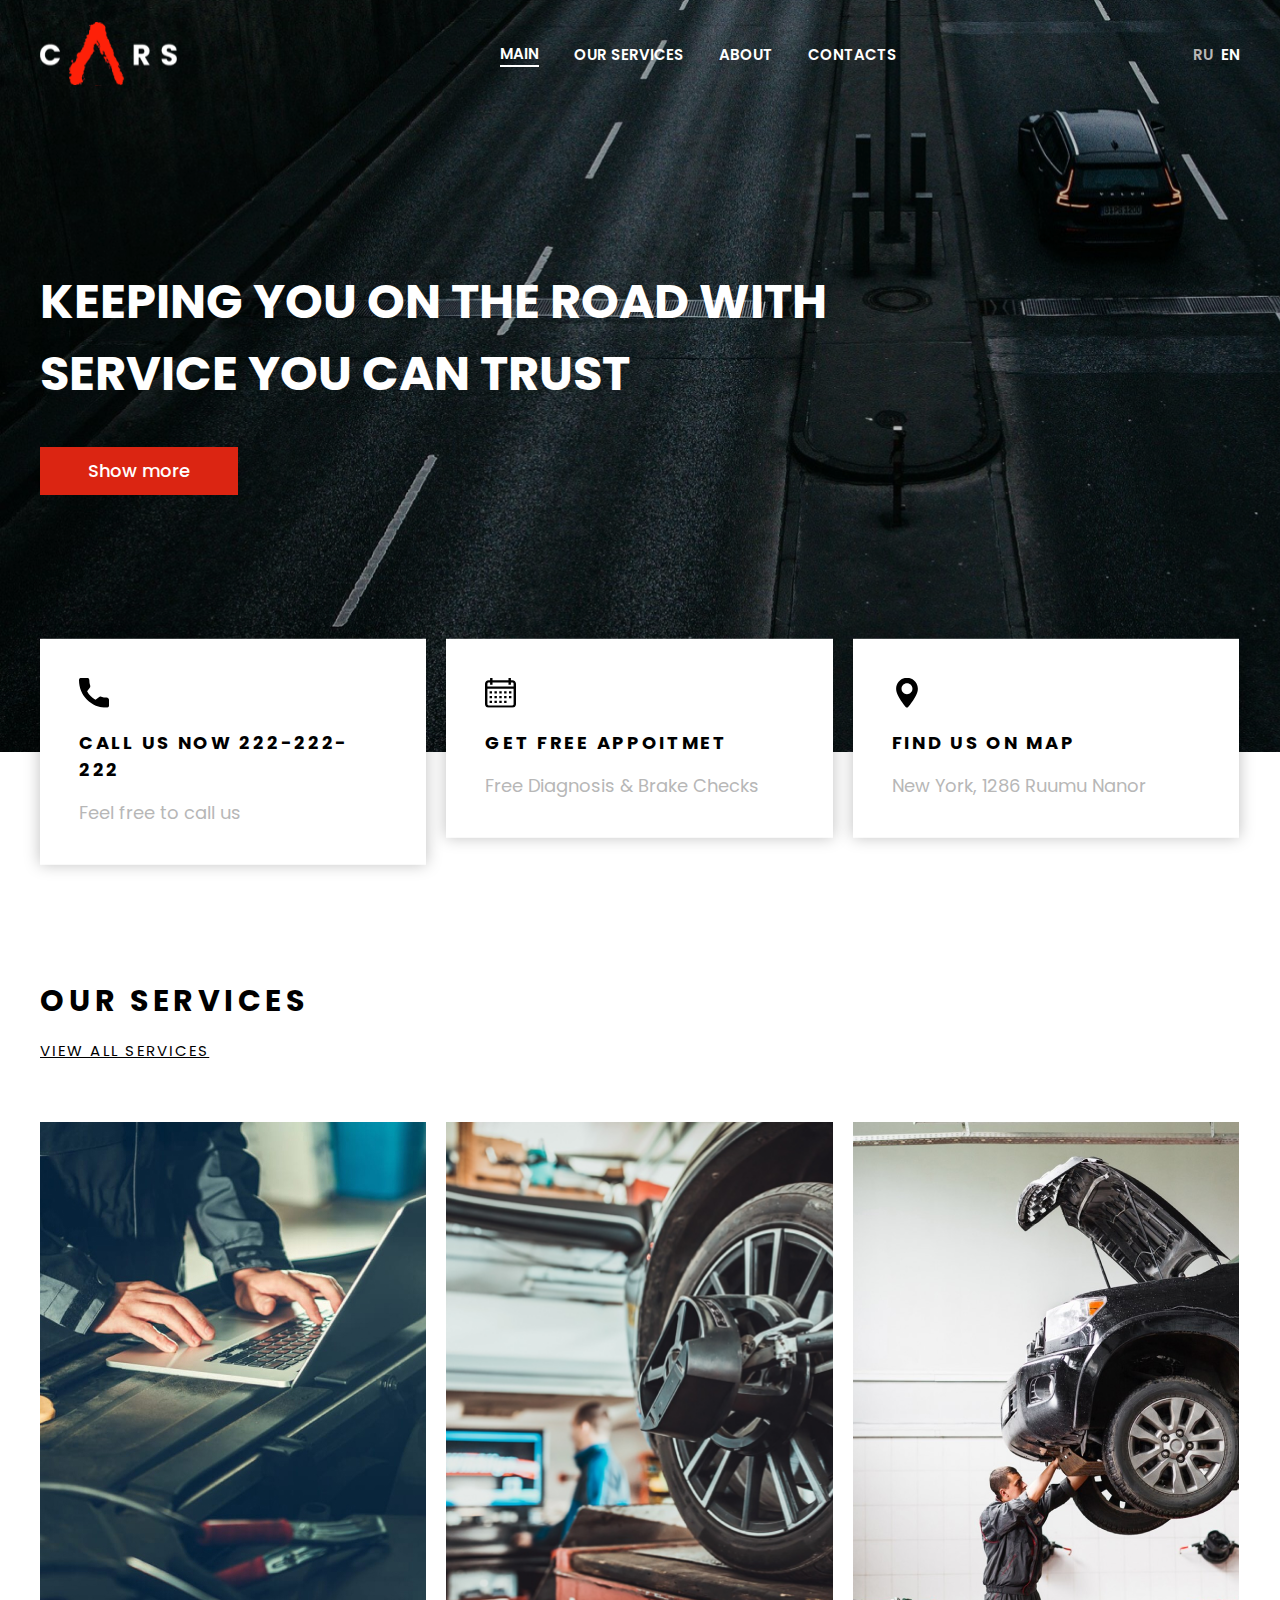
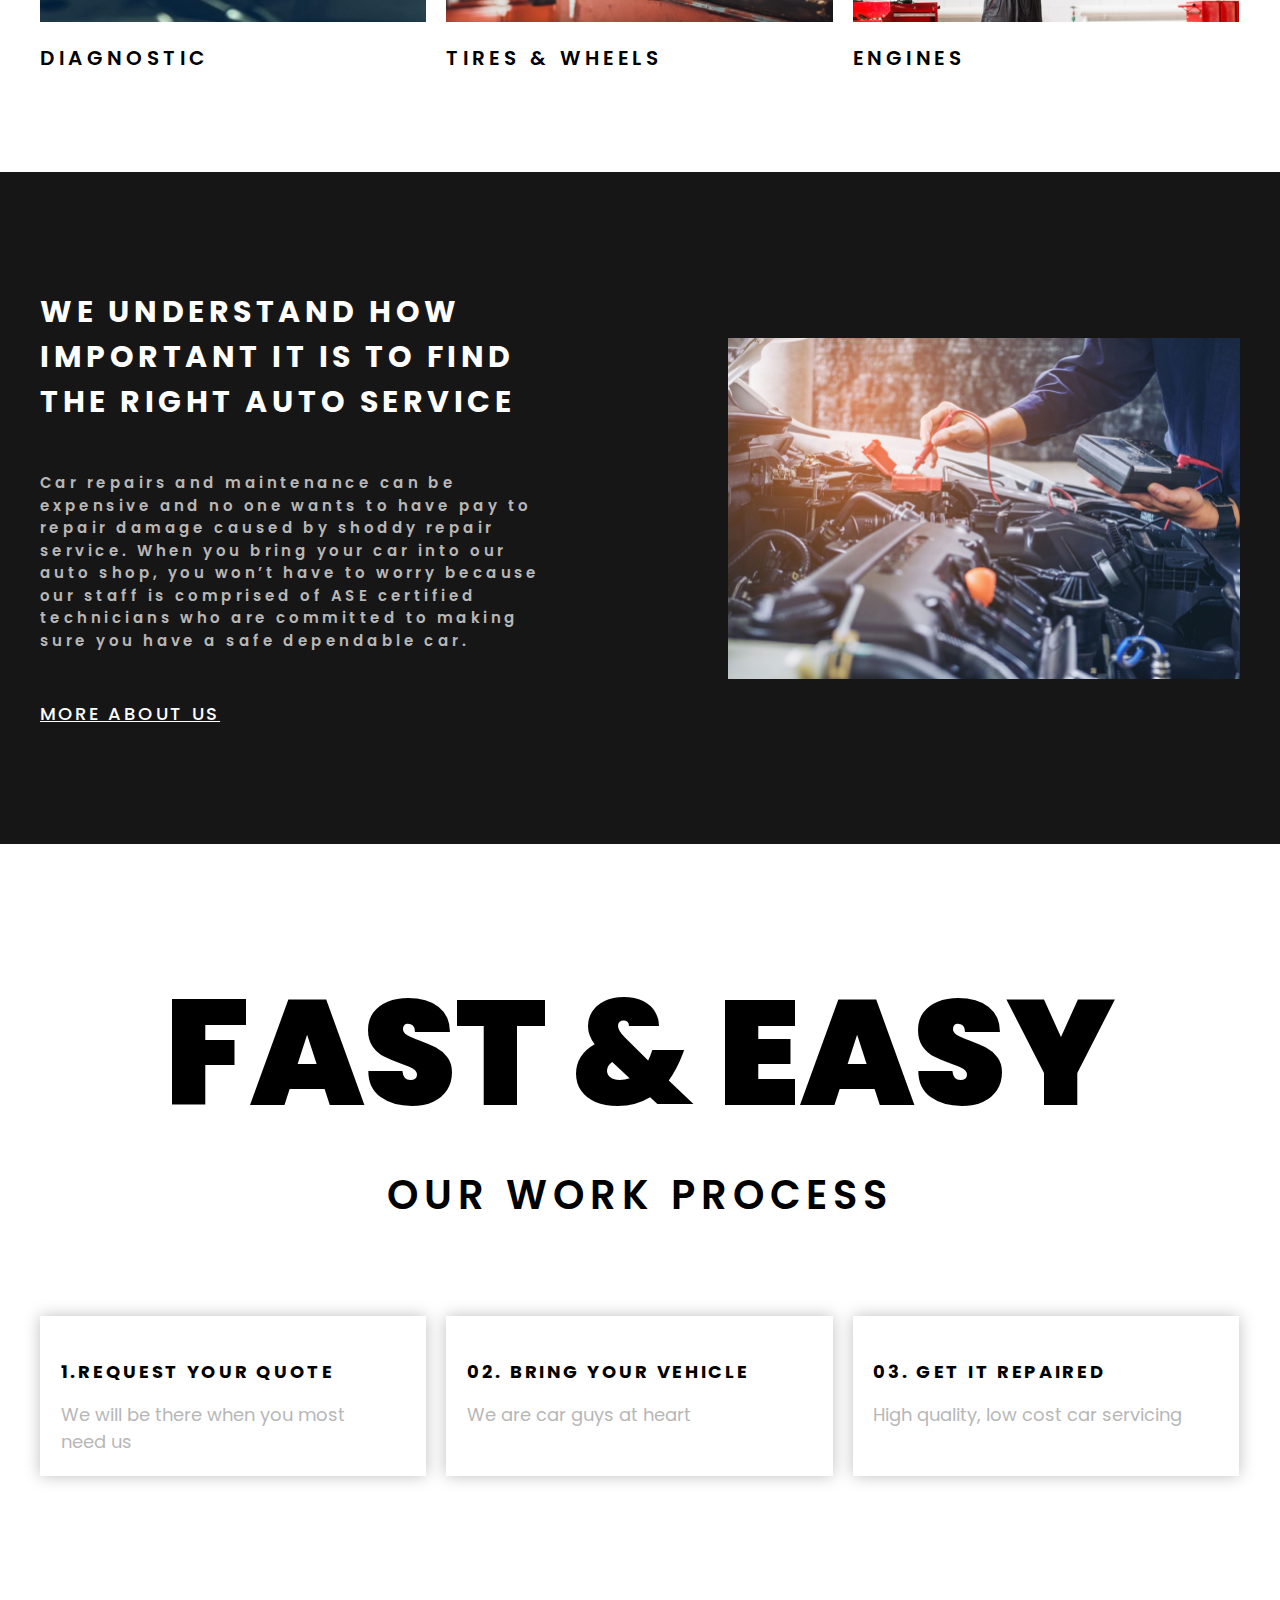
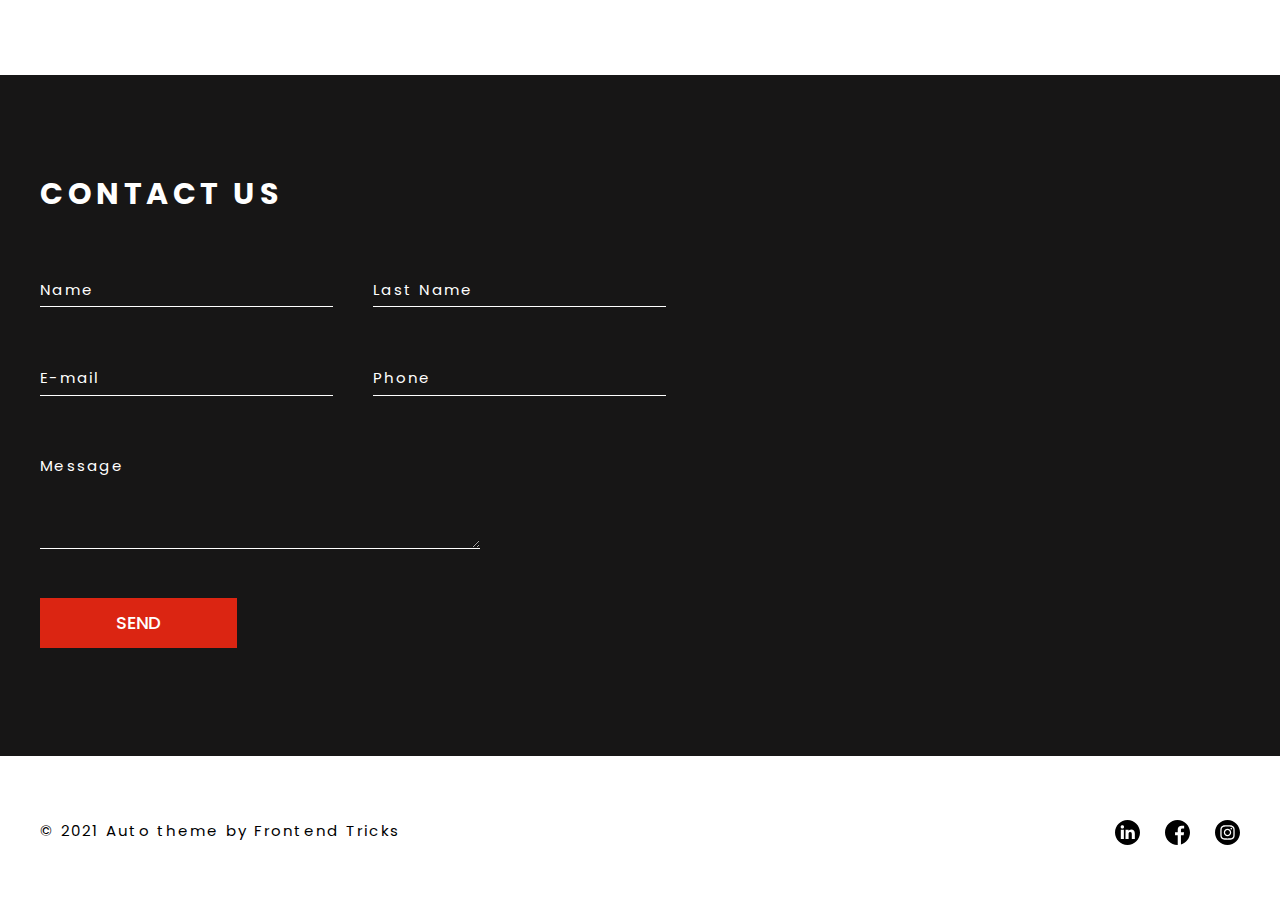
<file: index.html>
<!DOCTYPE html>
<html lang="en">

<head>
    <meta charset="UTF-8" />
    <meta name="viewport" content="width=device-width, initial-scale=1.0" />
    <title>Car repair</title>
    <link rel="stylesheet" href="css/style.css" />
    <link rel="stylesheet" href="css/media.css">
    <link rel="preconnect" href="https://fonts.googleapis.com" />
    <link rel="preconnect" href="https://fonts.gstatic.com" crossorigin />
    <link href="https://fonts.googleapis.com/css2?family=Poppins:wght@400;500;600;700;900&display=swap"
        rel="stylesheet" />
</head>

<body>
    <header class="header">
        
        <div class="container">
            <div class="header__wrapper">
                
                <a href="/"><div class="header__logo">
                    <img src="image/logo 1.svg" alt="" />
                </div></a>
                
                <ul class="header__menu">
                    <a href="/">
                        <li class="menu-list active">Main</li>
                    </a>
                    <a href="">
                        <li class="menu-list">Our services</li>
                    </a>
                    <a href="">
                        <li class="menu-list">About</li>
                    </a>
                    <a href="">
                        <li class="menu-list">Contacts</li>
                    </a>
                </ul>
                <ul class="lang">
                    <div class="burger__btn">
                        <img src="image/free-icon-menu-burger-9679149.png" alt="">
                    </div>
                    <a href="">
                        <li class="lang-list active">ru</li>
                    </a>
                    <a href="">
                        <li class="lang-list">EN</li>
                    </a>
                </ul>
            </div>
        </div>
    </header>

   

    <section class="intro">
        <div class="burger__menu-wrapper">
            <div class="burger__menu">
                <nav class="menu__links">
                    <a href="" class="menu__link">Main</a>
                    <a href="" class="menu__link">Our services</a>
                    <a href="" class="menu__link">About</a>
                    <a href="" class="menu__link">Contacts</a>
                </nav>
            </div>
        </div>
        <div class="container">
            <div class="intro__wrapper">
                <div class="intro__block">
                    <h1 class="intro__title">
                        KEEPING YOU ON THE ROAD WITH<br />
                        SERVICE YOU CAN TRUST
                    </h1>
                    <a href="" class="intro__btn">Show more</a>
                </div>
            </div>
        </div>
    </section>
    <section class="info">
        <div class="container">
            <div class="info__wrapper">
                <div class="info__block">
                    <div class="info__item">
                        <div class="info__img">
                            <img src="image/call 1.svg" alt="Call-logo" />
                        </div>
                        <h3 class="info__title">CALL US NOW 222-222-222</h3>
                        <p class="info__text">Feel free to call us</p>
                    </div>
                </div>
                <div class="info__block">
                    <div class="info__item">
                        <div class="info__img">
                            <img src="image/calendar 2.svg" alt="Calendar" />
                        </div>
                        <h3 class="info__title">GET FREE APPOITMET</h3>
                        <p class="info__text">Free Diagnosis & Brake Checks</p>
                    </div>
                </div>
                <div class="info__block">
                    <div class="info__item">
                        <div class="info__img">
                            <img src="image/maps-and-flags 1.svg" alt="Maps and flags" />
                        </div>
                        <h3 class="info__title">FIND US ON MAP</h3>
                        <p class="info__text">New York, 1286 Ruumu Nanor</p>
                    </div>
                </div>
            </div>
        </div>
    </section>
    <section class="section">
        <div class="container">
            <div class="block__title">OUR SERVICES</div>
            <a href="" class="block__link"> VIEW ALL SERVICES </a>
            <div class="services__wrapper">
                <div class="services__block">
                    <a href="#" class="services__item">

                        <div class="services__content" style="background-image: url(/image/diagnostic.jpg);">
                            <div class="services__item-content">
                                <div class="services__img">
                                    <img src="image/add 1.svg" alt="+">
                                </div>
                                <p class="services__text">ANNUAL CHECKUPS FROM YOUR PHYSICIAN KEEP YOU IN GOOD HEALTH
                                </p>
                            </div>
                        </div>

                        <h3 class="services__title">
                            DIAGNOSTIC
                        </h3>

                    </a>
                </div>
                <div class="services__block">
                    <a href="#" class="services__item">

                        <div class="services__content" style="background-image: url(/image/tires.png);">
                            <div class="services__item-content">
                                <div class="services__img">
                                    <img src="image/add 1.svg" alt="+">
                                </div>
                                <p class="services__text">ANNUAL CHECKUPS FROM YOUR PHYSICIAN KEEP YOU IN GOOD HEALTH
                                </p>
                            </div>
                        </div>

                        <h3 class="services__title">
                            TIRES & WHEELS
                        </h3>

                    </a>
                </div>
                <div class="services__block">
                    <a href="#" class="services__item">

                        <div class="services__content" style="background-image: url(/image/engines.png);">
                            <div class="services__item-content">
                                <div class="services__img">
                                    <img src="image/add 1.svg" alt="+">
                                </div>
                                <p class="services__text">ANNUAL CHECKUPS FROM YOUR PHYSICIAN KEEP YOU IN GOOD HEALTH
                                </p>
                            </div>
                        </div>

                        <h3 class="services__title">
                            ENGINES
                        </h3>

                    </a>
                </div>
            </div>
        </div>
    </section>
    <section class="section about">
        <div class="container">
            <div class="about__wrapper">
                <div class="about__content">
                    <h2 class="about__title">
                        WE UNDERSTAND HOW IMPORTANT IT IS TO FIND THE RIGHT AUTO SERVICE
                    </h2>
                    <div class="about__text">
                        Car repairs and maintenance can be expensive and no one wants to have pay to repair damage
                        caused by shoddy repair service. When you bring your car into our auto shop, you won’t have to
                        worry because our staff is comprised of ASE certified technicians who are committed to making
                        sure you have a safe dependable car.

                    </div>
                    <a href="" class="about__link">
                        MORE ABOUT US
                    </a>
                </div>
                <div class="about__img">
                    <img src="image/GettyImages-693170166-5a99f020c67335003717a070 1.jpg" alt="">
                </div>
            </div>
        </div>
    </section>
    <section class="section process">
        <div class="container">
            <div class="process__wrapper">
                <h2 class="process__title">
                    FAST & EASY
                </h2>
                <h3 class="process__subtitle">
                    our work process
                </h3>
                <div class="info__wrapper">
                    <div class="process-info__block">
                        <div class="info__item-process">
                            <h4 class="info__title">
                                1.Request your quote
                            </h4>
                            <div class="info__text">
                                We will be there when you most <br> need us
                            </div>
                        </div>
                    </div>
                    <div class="process-info__block">
                        <div class="info__item-process">
                            <h4 class="info__title">
                                02. BRING YOUR VEHICLE
                            </h4>
                            <div class="info__text">
                                We are car guys at heart
                            </div>
                        </div>
                    </div>
                    <div class="process-info__block">
                        <div class="info__item-process">
                            <h4 class="info__title">
                                03. GET IT REPAIRED
                            </h4>
                            <div class="info__text">
                                High quality, low cost car servicing
                            </div>
                        </div>
                    </div>
                </div>
            </div>
        </div>
    </section>
    <section class="contacts">
        <div class="container">
            <h2 class="contacts__title">
                Contact us
            </h2>
            <div class="contact__wrapper">
                <div class="form__row">
                    <div class="form__group">
                        <input type="text" class="input" placeholder=" ">
                        <label for="" class="label">Name</label>
                    </div>
                    <div class="form__group">
                        <input type="text" class="input" placeholder=" ">
                        <label for="" class="label">Last Name</label>
                    </div>
                </div>
                <div class="form__row">
                    <div class="form__group">
                        <input type="e-mail" class="input" placeholder=" ">
                        <label for="" class="label">E-mail</label>
                    </div>
                    <div class="form__group">
                        <input type="tel" class="input" placeholder=" ">
                        <label for="" class="label">Phone</label>
                    </div>
                </div>
                <div class="form__row">
                    <div class="form__group">
                        <textarea name="" class="textarea" placeholder=" "></textarea>
                        <label for="" class="label">Message</label>
                    </div>
                </div>
                <button class="form__btn" type="submit">Send</button>
            </div>
        </div>
    </section>
    <footer class="footer">
        <div class="container">
            <div class="footer__wrapper">
                <p class="copyrights">
                    © 2021 Auto theme by Frontend Tricks
                </p>
                <div class="footer__links">
                    <a href="" class="footer__link">
                        <img src="image/linkedin 1.svg" alt="linkedin">
                    </a>
                    <a href="" class="footer__link">
                        <img src="image/facebook 1.svg" alt="facebook">
                    </a>
                    <a href="" class="footer__link">
                        <img src="image/instagram (1) 1.svg" alt="instagram">
                    </a>
                </div>
            </div>
        </div>
    </footer>
    <script src="js/script.js"></script>
</body>

</html>
</file>
<file: css/style.css>
*,
*:before,
*:after {
    box-sizing: border-box;
}

* {
    margin: 0;
    padding: 0;
    bottom: 0;
}

html,
body {
    height: 100%;
    min-width: 320px;
}

a {
    color: inherit;
    text-decoration: none;
}

ul,
li {
    list-style: none;
}

img {
    vertical-align: top;
}

/*Header*/

.header {
    width: 100%;
    position: absolute;
    top: 0;
    left: 0;
    height: 7rem;
    z-index: 3;

}

.burger__menu-wrapper {
    display: none;
}

.burger__menu-wrapper.active{
display: block;

}

.burger__menu {

    transform: translateY(-210%);
    position: absolute;


    display: flex;
    width: 100%;
    justify-content: center;
    z-index: 4;
}

.burger__btn {
    display: flex;
    justify-content: center;
    align-items: center;
    
    
}

.burger__btn img {
    max-width: 2rem;
    cursor: pointer;
    transition: scale .3s ease;
}

.burger__btn img:hover {
    scale: 1.5;

}


.menu__links {
    display: flex;
    flex-direction: column;
    flex-wrap: wrap;
    width: 100%;
    text-align: center;
    background-color: #00000058;
    padding: 0.5rem;

}

.menu__link {
    color: white;
    font-family: Poppins;
    font-size: 0.8rem;
    font-style: normal;
    font-weight: 600;
    line-height: normal;
    text-transform: uppercase;
    margin-bottom: 0.8rem;
}

.menu__link:hover {
    color: rgb(174, 172, 172);
}

.container {
    max-width: 1230px;
    width: 100%;
    margin: 0 auto;
    padding: 0 15px;
}

.header__wrapper {

    display: flex;
    justify-content: space-between;
    padding-top: 1.38rem;
    padding-bottom: 1.38rem;
}

.header__logo {

    display: inline-block;
}

.header__logo img {
    height: 4rem;
}

.header__menu {
    display: flex;
    align-items: center;
}

.menu-list {
    color: #FFF;
    font-family: Poppins;
    font-size: 0.9375rem;
    font-style: normal;
    font-weight: 600;
    line-height: normal;
    text-transform: uppercase;

    margin-left: 2.19rem;
}




.lang {
    display: flex;
    align-items: center;
}

.lang-list {
    color: #FFF;
    font-family: Poppins;
    font-size: 0.9375rem;
    font-style: normal;
    font-weight: 600;
    line-height: normal;
    text-transform: uppercase;
    margin-left: 0.5rem;

}

.lang-list:hover {
    color: #B7B7B7;
}

.menu-list.active {
    border-bottom: 2px solid #FFFFFF;


}

.menu-list:hover {

    border-bottom: 2px solid #FFFFFF;
}


.lang-list.active {
    color: #B7B7B7;
    font-family: Poppins;
    font-size: 0.9375rem;
    font-style: normal;
    font-weight: 600;
    line-height: normal;
    text-transform: uppercase;
}

/*intro*/

.intro {
    background-image: url(../image/road-g9875459d1_1920\ 1.jpg);
    background-repeat: no-repeat;
    background-size: cover;
    position: relative;
    height: 47rem;
}

.intro::after {
    content: '';
    position: absolute;
    width: 100%;
    height: 100%;
    left: 0;
    top: 0;
    background-color: #00000033;
}


.intro__wrapper {
    height: 750px;
    display: flex;
    align-items: center;
    position: relative;
    z-index: 2;
}


.intro__title {
    color: #FFF;
    font-family: Poppins;
    font-size: 3rem;
    font-style: normal;
    font-weight: 700;
    line-height: 150%;
    /* 4.5rem */
    text-transform: uppercase;
    max-width: 50rem;
    margin-bottom: 3rem;

}

.intro__btn {
    color: #FFF;
    font-family: Poppins;
    font-size: 1.125rem;
    font-style: normal;
    font-weight: 500;
    line-height: 150%;
    /* 1.6875rem */
    padding: 0.7rem 3rem;
    background-color: #DB2512;

}

.section {
    margin-bottom: 6.2rem;
}




.info {
    transform: translateY(-50%);
}

.intro__btn:hover {
    background-color: #b11e0e;
    transition: background-color .2s ease;

}

.info__wrapper {
    display: flex;
    margin: 0 -10px;
}

.info__block {
    width: 33.3%;
    padding: 0 10px;
}

.info__item {
    background: #FFF;
    box-shadow: 0px 0px 15px 0px rgba(0, 0, 0, 0.25);
    padding: 2.44rem;
}

.info__img img {
    height: 1.9rem;
}

.info__title {
    color: #000;
    font-family: Poppins;
    font-size: 1.125rem;
    font-style: normal;
    font-weight: 700;
    line-height: 150%;
    /* 1.6875rem */
    letter-spacing: 0.16875rem;
    text-transform: uppercase;
    margin-top: 1.31rem;
    margin-bottom: 1rem;
}

.info__text {
    color: #B7B7B7;
    font-family: Poppins;
    font-size: 1.125rem;
    font-style: normal;
    font-weight: 400;
    line-height: 150%;
    /* 1.6875rem */
}

.block__title {
    color: #000;
    font-family: Poppins;
    font-size: 1.875rem;
    font-style: normal;
    font-weight: 700;
    line-height: 150%;
    /* 2.8125rem */
    letter-spacing: 0.28125rem;
    text-transform: uppercase;
    margin-bottom: 1rem;
}

.block__link {
    color: #000;
    font-family: Poppins;
    font-size: 0.9375rem;
    font-style: normal;
    font-weight: 400;
    line-height: normal;
    letter-spacing: 0.14063rem;
    text-decoration-line: underline;
    display: inline-block;
    margin-bottom: 3.75rem;
}

.block__link:hover {
    text-decoration: none;
}

.services__wrapper {
    display: flex;
    margin: 0 -10px;

}

.services__block {
    width: 33.3%;
    padding: 0 10px;
}

.services__item:hover .services__item-content {
    opacity: 1;
}

.services__item:hover .services__content:after {
    opacity: 1;
}

.services__content {
    height: 31.25rem;
    background-repeat: no-repeat;
    background-size: cover;
    margin-bottom: 1.3rem;
    position: relative;
}

.services__img {
    position: absolute;
    width: 5rem;
    display: flex;
    align-items: center;
    justify-content: center;
    height: 5rem;
    background-color: #DB2512;
    border-radius: 50%;
    top: 50%;
    left: 50%;
    transform: translate(-50%, -50%)
}

.services__content::after {
    width: 100%;
    height: 100%;
    content: "";
    background-color: #000000B2;
    opacity: 0;
    top: 0;
    left: 0;
    position: absolute;
    transition: opacity .2s ease;
}

.services__item-content {
    position: absolute;
    top: 0;
    left: 0;
    width: 100%;
    height: 100%;
    opacity: 0;
    z-index: 2;
    transition: opacity .2s ease;
}

.services__text {
    position: absolute;
    bottom: 2rem;
    left: 1.8rem;
    max-width: 16.8rem;
    opacity: 1;
    color: #FFF;
    font-family: Poppins;
    font-size: 1.125rem;
    font-style: normal;
    font-weight: 600;
    line-height: 150%;
    /* 1.6875rem */
    letter-spacing: 0.25875rem;
    text-transform: uppercase;
}

.services__title {

    color: #000;
    font-family: Poppins;
    font-size: 1.25rem;
    font-style: normal;
    font-weight: 600;
    line-height: 150%;
    /* 1.875rem */
    letter-spacing: 0.2875rem;
    text-transform: uppercase;
}


.about {
    background-color: #171616;
    padding-top: 7.3rem;
    padding-bottom: 7.3rem;
}

.about__wrapper {
    display: flex;
    justify-content: space-between;
}

.about__content {
    max-width: 31.6rem;
}

.about__title {
    color: #FFF;
    font-family: Poppins;
    font-size: 1.875rem;
    font-style: normal;
    font-weight: 700;
    line-height: 150%;
    /* 2.8125rem */
    letter-spacing: 0.28125rem;
    text-transform: uppercase;
}

.about__text {
    color: #B7B7B7;
    font-family: Poppins;
    font-size: 0.9375rem;
    font-style: normal;
    font-weight: 600;
    line-height: 150%;
    /* 1.40625rem */
    letter-spacing: 0.21563rem;
    margin-top: 3rem;
    margin-bottom: 3rem;
}

.about__link {
    color: #FFF;
    font-family: Poppins;
    font-size: 1.125rem;
    font-style: normal;
    font-weight: 500;
    line-height: 150%;
    /* 1.6875rem */
    letter-spacing: 0.16875rem;
    text-decoration-line: underline;
    text-transform: uppercase;
}

.about__link:hover {
    text-decoration: none;

}

.about__img {
    display: flex;
    align-items: center;
}

.about__img img {
    max-width: 32rem;
}

.process {
    background-color: #FFF;
}

.process-info__block {

    width: 33.3%;
    padding: 0 10px;
}

.process__wrapper {
    padding-bottom: 6.2rem;
}

.process__title {
    color: #000;
    font-family: Poppins;
    font-size: 9.25rem;
    font-style: normal;
    font-weight: 900;
    line-height: 150%;
    /* 13.875rem */
    text-transform: uppercase;
    text-align: center;
}

.process__subtitle {
    color: #000;
    font-family: Poppins;
    font-size: 2.5rem;
    font-style: normal;
    font-weight: 600;
    line-height: 150%;
    /* 3.75rem */
    letter-spacing: 0.375rem;
    text-transform: uppercase;
    text-align: center;
    margin-bottom: 5.7rem;
}

.info__item-process {
    min-height: 10rem;
    padding: 1.3rem;
    background: #FFF;
    box-shadow: 0px 0px 15px 0px rgba(0, 0, 0, 0.25);
}

.contacts {
    background-color: #171616;
}

.contact__wrapper {

    padding-bottom: 6.8rem;
    max-width: 27.5rem;
}


.contacts__title {
    color: #FFF;
    font-family: Poppins;
    font-size: 1.875rem;
    font-style: normal;
    font-weight: 700;
    line-height: 150%;
    /* 2.8125rem */
    letter-spacing: 0.28125rem;
    text-transform: uppercase;
    margin-bottom: 3rem;
    padding-top: 6rem;
}

.form__row {
    display: flex;
    margin: 0 -20px;
}

.form__group {
    flex: 1;
    padding: 0 20px;
    position: relative;
}

.label {
    color: #FFF;
    font-family: Poppins;
    font-size: 0.9375rem;
    font-style: normal;
    font-weight: 400;
    line-height: 150%;
    /* 1.40625rem */
    letter-spacing: 0.14063rem;
    position: absolute;
    top: 15px;
    left: 20px;
    pointer-events: none;
    transition: all .2s ease;

}

.input {
    color: #FFF;
    font-family: Poppins;
    font-size: 0.9375rem;
    font-style: normal;
    font-weight: 400;
    line-height: 150%;
    /* 1.40625rem */
    letter-spacing: 0.14063rem;
    padding: 10px 0;
    margin-bottom: 2.8rem;
    outline: 0;
    border: 0;
    border-bottom: 1px solid white;
    background-color: #171616;
}

.input:focus+.label {
    font-size: 12px;
    transform: translateY(-20px);
}

.input:not(:placeholder-shown)+.label {
    font-size: 12px;
    transform: translateY(-20px);
}

.textarea {
    min-width: 27.5rem;
    min-height: 6.8rem;
    resize: vertical;
    color: #FFF;
    font-family: Poppins;
    font-size: 0.9375rem;
    font-style: normal;
    font-weight: 400;
    line-height: 150%;
    /* 1.40625rem */
    letter-spacing: 0.14063rem;
    padding: 10px 0;
    margin-bottom: 2.8rem;
    outline: 0;
    border: 0;
    border-bottom: 1px solid white;
    background-color: #171616;

}

.textarea:focus+.label {
    font-size: 12px;
    transform: translateY(-20px);
}

.textarea:not(:placeholder-shown)+.label {
    font-size: 12px;
    transform: translateY(-20px);
}

.form__btn {
    width: 12.3rem;
    height: 3.1rem;
    color: #FFF;
    font-family: Poppins;
    font-size: 1.125rem;
    font-style: normal;
    font-weight: 500;
    line-height: 150%;
    /* 1.6875rem */
    text-transform: uppercase;
    background-color: #DB2512;
    cursor: pointer;
    transition: background-color .2s ease;
    border: none;
}

.form__btn:hover {
    background-color: #a61c0d;
}

.footer__wrapper {
    display: flex;
    justify-content: space-between;
    padding: 4rem 0;
}

.copyrights {
    color: #000;
    font-family: Poppins;
    font-size: 0.9375rem;
    font-style: normal;
    font-weight: 400;
    line-height: 150%;
    /* 1.40625rem */
    letter-spacing: 0.14063rem;
}

.footer__links {}

.footer__link {
    margin-left: 1.3rem;
}
</file>
<file: css/media.css>
@media(max-width: 1260px) {
    .info__title {
        font-size: 0.8rem;
    }

    .info__text {
        font-size: 0.8rem;
    }

    .info__item {
        padding: 2rem;
    }

    .about__content {
        padding-right: 2rem;

    }

}

@media(max-width: 1000px) {
    .info__title {
        letter-spacing: unset;
    }

    .info__text {
        letter-spacing: unset;
    }

    .info__item {
        padding: 1rem;
    }

    .about__content {
        padding-right: 2rem;

    }

    .about__title {
        font-size: 1.5rem;

    }

    .about__text {
        font-size: 0.8rem;
        margin-top: 1.5rem;
        margin-bottom: 1.5rem;

    }

    .services__text {
        bottom: 1rem;
        left: 1rem;
        letter-spacing: unset;
    }

    .services__content {
        height: 23rem;
    }

    .intro {
        height: 32rem;
    }

    .intro__wrapper {
        height: 630px;
        justify-content: center;
    }

    .intro__title {
        font-size: 2rem;

    }

    .intro__block {
        text-align: center;
    }

    .header__logo img {
        height: 3rem;
    }



}

@media(max-width: 900px) {

    .about__title {
        font-size: 1.3rem;
        letter-spacing: unset;
    }

    .about__text {
        font-size: 0.7rem;
        margin-top: 1.5rem;
        margin-bottom: 5rem;
        letter-spacing: unset;
    }
}

@media(min-width:800px) {
    .burger__btn {
        display: none;
    }
}



@media(max-width: 800px) {



    .header__menu {
        display: none;
    }

    .about {
        padding: 4rem 0;
    }

    .about__title {
        font-size: 1rem;
        letter-spacing: unset;
    }

    .about__text {
        font-size: 0.7rem;
        margin-top: 1.5rem;
        margin-bottom: 1rem;
        letter-spacing: unset;
    }

    .about__link {
        font-size: 1rem;

    }

    .services__text {
        font-size: 1rem;
    }

    .about__wrapper {
        flex-direction: column;
        justify-content: center;
    }

    .about__content {
        margin: 0 auto;
    }

    .about__img img {
        margin: 0 auto;
    }


    .about__img {
        margin-top: 1rem;
    }

    .info {
        transform: translateY(-5%);
    }

    .info__wrapper {
        flex-wrap: wrap;
        flex-direction: column;
    }

    .info__block {
        width: 100%;
        margin-bottom: 1rem;
    }

    .info__item {
        text-align: center;
    }

    .process-info__block {
        width: 100%;
        margin-bottom: 1rem;
    }

    .info__item-process {
        text-align: center;
    }

    .services__wrapper {
        flex-wrap: wrap;
        flex-direction: column;
    }

    .services__block {
        width: 100%;
    }

    .contact__wrapper {
        margin: 0 auto;
    }

    .process__title {
        font-size: 6rem;
    }

    .process__subtitle {
        font-size: 2rem;
    }
}

@media(max-width: 576px) {

    .header__logo img {
        width: 3rem;
    }


    .intro__title {
        font-size: 1.5rem;
    }


    .services__content {
        height: 20rem;
        background-position: center;

    }

    .about__img img {
        min-width: 200px;
        
    }

    .footer__wrapper {
        flex-wrap: wrap;
        flex-direction: column;
        text-align: center;
    }

    .footer__links {
        margin-top: 1rem;
    }

    .process__title {
        font-size: 3rem;
    }

    .process__subtitle {
        font-size: 1rem;
    }

    .form__row {
        margin: 0 -10px;
    }

    .form__group {
        padding: 0 10px;
    }

    .textarea {
        min-width: 16.5rem;
    }

    .form__row {
        flex-wrap: wrap;
        flex-direction: column;
    }

    .process__wrapper {
        padding-bottom: 3rem;
    }
}
</file>
